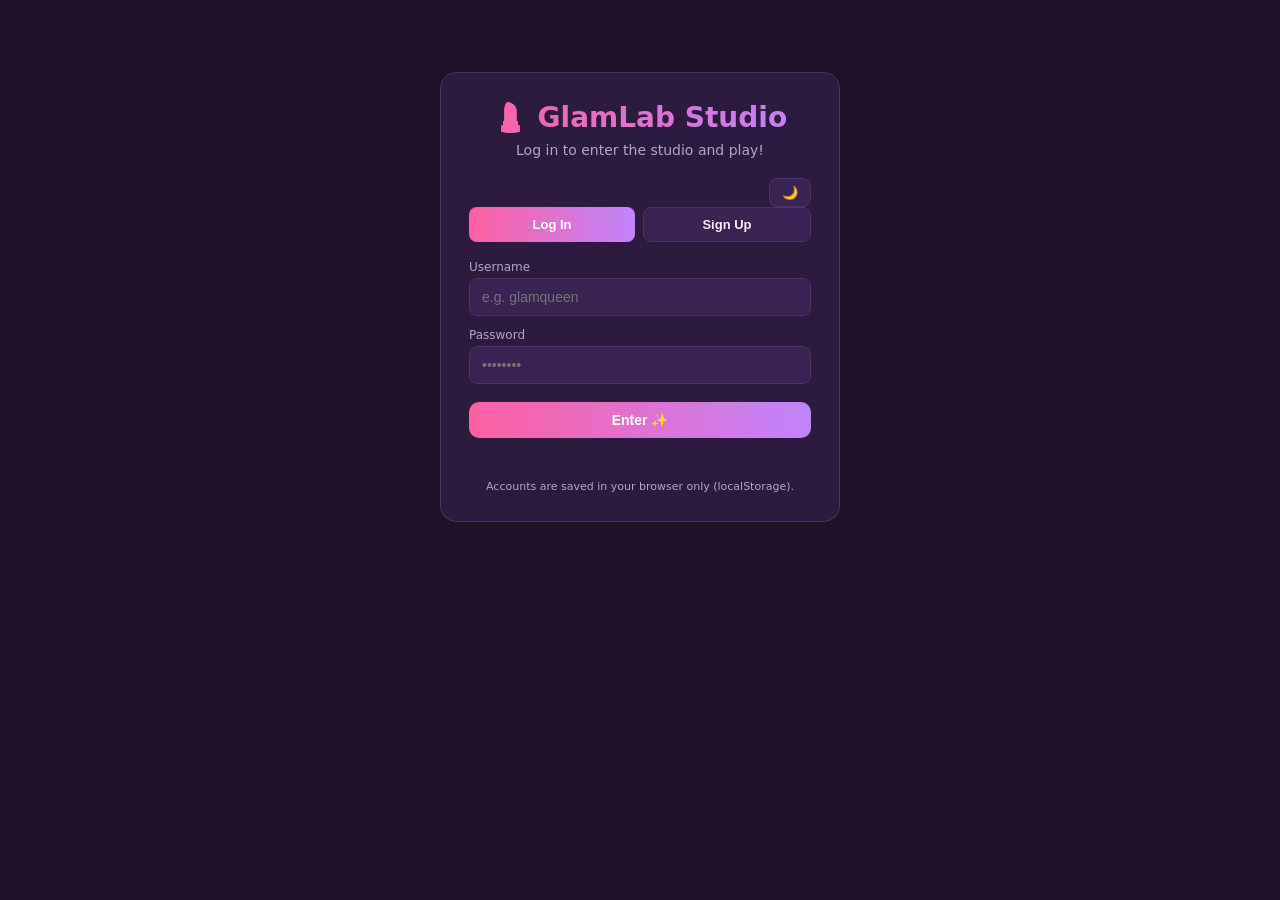
<file: index.html>
<!doctype html>
<html lang="en">
<head>
<meta charset="UTF-8" />
<meta name="viewport" content="width=device-width, initial-scale=1.0" />
<title>GlamLab Studio - Makeup</title>
<link rel="stylesheet" href="style.css" />
</head>
<body>
  <nav class="nav">
    <a href="index.html" class="brand">💄 GlamLab Studio</a>
    <div class="nav-links">
      <a href="index.html" style="color:var(--accent)">Home</a>
      <a href="catalog.html">Catalog</a>
      <a href="gallery.html">Gallery</a>
      <a href="tips.html">Tips</a>
      <a href="games.html">Games</a>
      <button class="theme-btn" onclick="toggleTheme()" id="themeBtn">🌙</button>
      <span id="authSlot"></span>
    </div>
  </nav>

<main>
  <div class="hero">
    <h1>💄 Welcome to GlamLab Studio</h1>
    <p class="sub">Your makeup destination: browse the catalog, watch tutorials, meet our expert panel, and play makeup games!</p>
    <a class="btn" href="catalog.html">Browse Catalog</a>
    <a class="btn secondary" href="games.html" style="margin-left:8px">Play Games</a>
    <a class="btn secondary" href="gallery.html" style="margin-left:8px">See Looks</a>
  </div>

  <!-- Feature: Countdown Timer until the Winter Glam Launch -->
  <div class="card" style="text-align:center;margin-bottom:24px">
    <h3>⏳ Winter Glam Launch</h3>
    <p class="sub" style="margin-bottom:0">Our new winter collection drops December 1, 2026!</p>
    <div class="countdown" id="countdown"></div>
  </div>

  <div class="cards">
    <div class="card">
      <h3>🛍️ Product Catalog</h3>
      <p class="sub">Search, filter, sort, rate, and favorite the collection.</p>
      <a class="btn secondary" href="catalog.html">Open Catalog</a>
    </div>
    <div class="card">
      <h3>📸 Look Gallery</h3>
      <p class="sub">Browse featured looks in the carousel and full gallery.</p>
      <a class="btn secondary" href="gallery.html">View Gallery</a>
    </div>
    <div class="card">
      <h3>🎬 Tips & Videos</h3>
      <p class="sub">Watch embedded tutorials on chemistry, SFX, and camera-ready makeup.</p>
      <a class="btn secondary" href="tips.html">Watch Now</a>
    </div>
    <div class="card">
      <h3>🎮 Makeup Games</h3>
      <p class="sub">Play Shade Match and Match the Shade.</p>
      <a class="btn secondary" href="games.html">Play Now</a>
    </div>
    <div class="card">
      <h3>🎓 Expert Panel</h3>
      <p class="sub">Five specialists: cosmetic chemistry, SFX, runway, HD camera prep, and stage FX.</p>
    </div>
  </div>
</main>
<script src="theme.js"></script>
<script src="auth.js"></script>
<script src="countdown.js"></script>
<script>requireLogin();</script>
</body>
</html>
</file>
<file: style.css>
/* GlamLab Studio - shared styles */
:root {
  --bg: #1d1029; --panel: #2c1a3f; --panel2: #3a2352; --border: #4d2f6b;
  --text: #f5ecf9; --muted: #b9a3c9; --accent: #ff5fa2; --accent2: #c084fc; --gold: #ffd76e;
}
body.light {
  --bg: #fdf4fa; --panel: #ffffff; --panel2: #f7e8f4; --border: #e3c9ee;
  --text: #2c1a3f; --muted: #7a5b93; --accent: #d63384; --accent2: #8e2de2;
}
* { box-sizing: border-box; margin: 0; padding: 0; }
body { font-family: 'Segoe UI', system-ui, sans-serif; background: var(--bg); color: var(--text); min-height: 100vh; }
a { color: var(--accent2); }
.nav { display: flex; justify-content: space-between; align-items: center; padding: 12px 24px;
  background: var(--panel); border-bottom: 1px solid var(--border); flex-wrap: wrap; gap: 8px; }
.nav .brand { font-weight: 800; font-size: 18px; text-decoration: none;
  background: linear-gradient(90deg,#ff5fa2,#c084fc); -webkit-background-clip: text; background-clip: text; color: transparent; }
.nav .nav-links { display: flex; align-items: center; gap: 18px; flex-wrap: wrap; }
.nav .nav-links a { color: var(--text); text-decoration: none; font-size: 14px; }
.nav .nav-links a:hover { color: var(--accent); }
.nav .userchip { font-size: 12px; color: var(--muted); }
.nav .userchip b { color: var(--gold); }
main { max-width: 960px; margin: 0 auto; padding: 24px 16px; }
h1 { font-size: 28px; margin-bottom: 8px;
  background: linear-gradient(90deg,#ff5fa2,#c084fc); -webkit-background-clip: text; background-clip: text; color: transparent; }
.sub { color: var(--muted); font-size: 14px; margin-bottom: 20px; }
.btn { display: inline-block; background: linear-gradient(90deg,#ff5fa2,#c084fc); color: #fff; border: none;
  border-radius: 10px; padding: 10px 18px; font-weight: 700; cursor: pointer; font-size: 14px; text-decoration: none; }
.btn.secondary { background: var(--panel2); color: var(--text); border: 1px solid var(--border); }
.hero { background: var(--panel); border: 1px solid var(--border); border-radius: 16px; padding: 32px; text-align: center; margin-bottom: 24px; }
.cards { display: grid; grid-template-columns: repeat(auto-fill,minmax(220px,1fr)); gap: 14px; }
.card { background: var(--panel); border: 1px solid var(--border); border-radius: 14px; padding: 16px; }
.card h3 { margin-bottom: 6px; }
/* login */
.login-wrap { max-width: 400px; margin: 48px auto; }
.login-card { background: var(--panel); border: 1px solid var(--border); border-radius: 16px; padding: 28px; }
.login-card h1 { text-align: center; }
.tabs { display: flex; gap: 8px; margin-bottom: 18px; }
.tabs button { flex: 1; background: var(--panel2); color: var(--text); border: 1px solid var(--border);
  border-radius: 8px; padding: 9px; font-weight: 700; cursor: pointer; font-size: 13px; }
.tabs button.active { background: linear-gradient(90deg,#ff5fa2,#c084fc); color: #fff; border: none; }
.field { margin-bottom: 12px; }
.field label { display: block; font-size: 12px; color: var(--muted); margin-bottom: 4px; }
.field input { width: 100%; background: var(--panel2); color: var(--text); border: 1px solid var(--border);
  border-radius: 8px; padding: 10px 12px; font-size: 14px; }
.field input:focus { outline: 1px solid var(--accent2); }
.login-card .btn { width: 100%; margin-top: 6px; }
#authMsg { min-height: 18px; font-size: 12px; margin-top: 10px; text-align: center; }
#authMsg.err { color: #f87171; }
#authMsg.ok { color: #4ade80; }
.note { font-size: 11px; color: var(--muted); margin-top: 14px; text-align: center; }
/* catalog */
.toolbar { display: flex; gap: 10px; flex-wrap: wrap; margin-bottom: 18px; }
.toolbar input, .toolbar select { background: var(--panel2); color: var(--text); border: 1px solid var(--border);
  border-radius: 8px; padding: 9px 12px; font-size: 14px; }
.pgrid { display: grid; grid-template-columns: repeat(auto-fill,minmax(210px,1fr)); gap: 14px; }
.pcard { background: var(--panel); border: 1px solid var(--border); border-radius: 14px; padding: 14px; text-align: center; }
.pcard .emoji { font-size: 34px; }
.pcard .cat { font-size: 11px; text-transform: uppercase; letter-spacing: 1px; color: var(--muted); }
.pcard .brand { font-size: 12px; color: var(--accent2); }
.pcard .price { color: var(--gold); font-weight: 700; }

/* games hub */
.gamegrid { display: grid; grid-template-columns: repeat(auto-fill,minmax(280px,1fr)); gap: 14px; }
.gamecard { background: var(--panel); border: 1px solid var(--border); border-radius: 16px; padding: 20px; }
.gamecard .big { font-size: 40px; }
.gamecard p { font-size: 13px; color: var(--muted); margin: 6px 0 12px; line-height: 1.5; }
/* shade match */
.shade-stage { text-align: center; }
.shade-target { width: 130px; height: 130px; border-radius: 50%; margin: 12px auto; border: 4px solid var(--border); box-shadow: 0 0 24px rgba(0,0,0,.4); }
.shade-opts { display: flex; gap: 14px; justify-content: center; flex-wrap: wrap; margin-top: 16px; }
.swatch { width: 74px; height: 74px; border-radius: 14px; border: 3px solid var(--border); cursor: pointer; transition: transform .15s; }
.swatch:hover { transform: scale(1.08); }
.swatch.right { border-color: #4ade80; }
.swatch.wrong { border-color: #ef4444; animation: shake .35s; }
@keyframes shake { 0%,100% { transform: translateX(0); } 25% { transform: translateX(-6px); } 75% { transform: translateX(6px); } }
.scorebar { display: flex; gap: 10px; justify-content: center; margin-bottom: 14px; flex-wrap: wrap; }
/* memory game */
.stat { background: var(--panel); border: 1px solid var(--border); border-radius: 10px; padding: 8px 14px; text-align: center; min-width: 88px; }
.stat .v { font-size: 18px; font-weight: 700; color: var(--gold); }
.stat .l { font-size: 10px; text-transform: uppercase; letter-spacing: 1px; color: var(--muted); }
.memgrid { display: grid; grid-template-columns: repeat(4, 1fr); gap: 10px; max-width: 560px; margin: 0 auto; }
.memgrid.cols5 { grid-template-columns: repeat(5, 1fr); }
.memgrid.cols6 { grid-template-columns: repeat(6, 1fr); }
.roundbadge { display: inline-block; background: linear-gradient(90deg,#ff5fa2,#c084fc); color: #fff; border-radius: 20px; padding: 6px 16px; font-weight: 700; font-size: 13px; margin-bottom: 14px; }
.mcard { aspect-ratio: 3/4; perspective: 600px; cursor: pointer; }
.mcard-inner { position: relative; width: 100%; height: 100%; transform-style: preserve-3d; transition: transform .4s; }
.mcard.flipped .mcard-inner, .mcard.matched .mcard-inner { transform: rotateY(180deg); }
.mface { position: absolute; inset: 0; backface-visibility: hidden; border-radius: 10px; display: flex;
  align-items: center; justify-content: center; font-size: 30px; }
.mback { background: linear-gradient(135deg,#ff5fa2,#c084fc); font-size: 22px; }
.mfront { background: var(--panel2); border: 1px solid var(--border); transform: rotateY(180deg); }
.mcard.matched .mfront { border-color: #4ade80; }
.memhud { display: flex; gap: 10px; justify-content: center; margin-bottom: 14px; flex-wrap: wrap; }
.overlay { position: fixed; inset: 0; background: rgba(15,8,25,.85); display: flex; align-items: center; justify-content: center; z-index: 20; }
.ocard { background: var(--panel); border: 1px solid var(--border); border-radius: 16px; padding: 28px; text-align: center; max-width: 400px; }
.ocard h2 { color: var(--gold); margin-bottom: 10px; }
.ocard p { font-size: 13px; margin-bottom: 8px; line-height: 1.5; }
.ocard button { background: linear-gradient(90deg,#ff5fa2,#c084fc); border: none; color: #fff; border-radius: 10px;
  padding: 12px 22px; font-weight: 700; font-size: 15px; cursor: pointer; margin-top: 10px; }

/* theme toggle */
.theme-btn { background: var(--panel2); color: var(--text); border: 1px solid var(--border); border-radius: 8px;
  padding: 6px 12px; cursor: pointer; font-size: 13px; }
/* catalog filters */
.toolbar select { background: var(--panel2); color: var(--text); border: 1px solid var(--border);
  border-radius: 8px; padding: 9px 12px; font-size: 14px; }
.pcard .fav { background: none; border: none; font-size: 22px; cursor: pointer; line-height: 1; }
.pcard .fav.on { filter: drop-shadow(0 0 4px #ff5fa2); }
.stars { color: var(--gold); cursor: pointer; font-size: 18px; user-select: none; letter-spacing: 2px; }
.stars .dim { opacity: .3; }
.favfilter { display: flex; align-items: center; gap: 6px; font-size: 13px; color: var(--muted); }
/* gallery + carousel */
.carousel { position: relative; border-radius: 16px; overflow: hidden; border: 1px solid var(--border); margin-bottom: 24px; }
.slides { display: flex; transition: transform .5s ease; }
.slide { min-width: 100%; height: 260px; display: flex; align-items: center; justify-content: center;
  flex-direction: column; gap: 8px; }
.slide .big { font-size: 64px; }
.slide h3 { color: #fff; text-shadow: 0 2px 8px rgba(0,0,0,.5); font-size: 22px; }
.slide p { color: rgba(255,255,255,.9); text-shadow: 0 1px 4px rgba(0,0,0,.5); font-size: 13px; }
.car-btn { position: absolute; top: 50%; transform: translateY(-50%); background: rgba(0,0,0,.45); color: #fff;
  border: none; border-radius: 50%; width: 40px; height: 40px; font-size: 18px; cursor: pointer; }
.car-btn.prev { left: 12px; } .car-btn.next { right: 12px; }
.car-dots { position: absolute; bottom: 12px; left: 0; right: 0; display: flex; gap: 8px; justify-content: center; }
.car-dots span { width: 10px; height: 10px; border-radius: 50%; background: rgba(255,255,255,.4); cursor: pointer; }
.car-dots span.on { background: #fff; }
.ggrid { display: grid; grid-template-columns: repeat(auto-fill,minmax(200px,1fr)); gap: 14px; }
.gcard { border-radius: 14px; overflow: hidden; border: 1px solid var(--border); height: 180px; position: relative;
  display: flex; align-items: center; justify-content: center; flex-direction: column; cursor: pointer; }
.gcard .big { font-size: 48px; filter: drop-shadow(0 2px 6px rgba(0,0,0,.4)); }
.gcard .cap { position: absolute; bottom: 0; left: 0; right: 0; background: rgba(0,0,0,.55); color: #fff;
  font-size: 12px; padding: 6px 10px; text-align: center; }
/* video */
.video-wrap { background: var(--panel); border: 1px solid var(--border); border-radius: 16px; padding: 16px; margin-bottom: 20px; }
.video-wrap iframe { width: 100%; aspect-ratio: 16/9; border: none; border-radius: 10px; }
/* countdown */
.countdown { display: flex; gap: 12px; justify-content: center; flex-wrap: wrap; margin-top: 12px; }
.cd-box { background: var(--panel2); border: 1px solid var(--border); border-radius: 12px; padding: 12px 16px; min-width: 74px; }
.cd-box .v { font-size: 26px; font-weight: 800; color: var(--gold); }
.cd-box .l { font-size: 10px; text-transform: uppercase; letter-spacing: 1px; color: var(--muted); }
</file>
